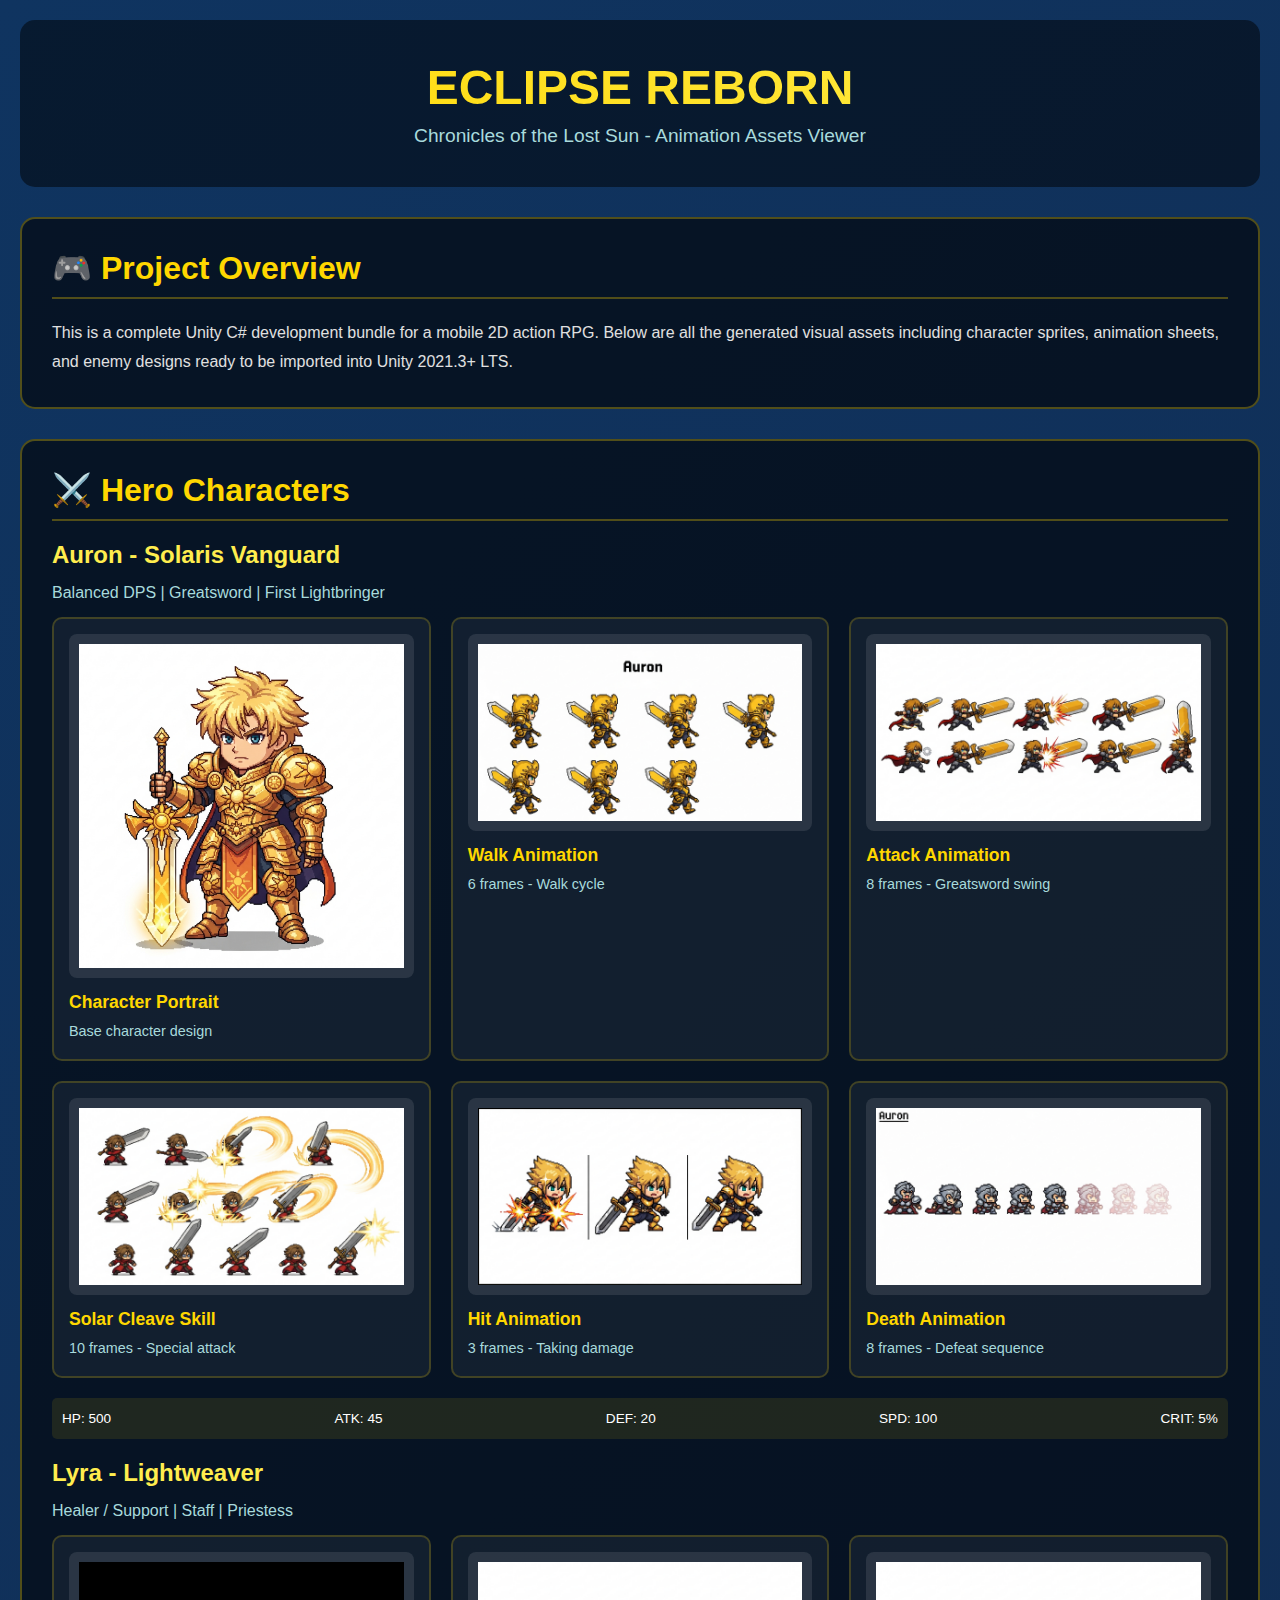
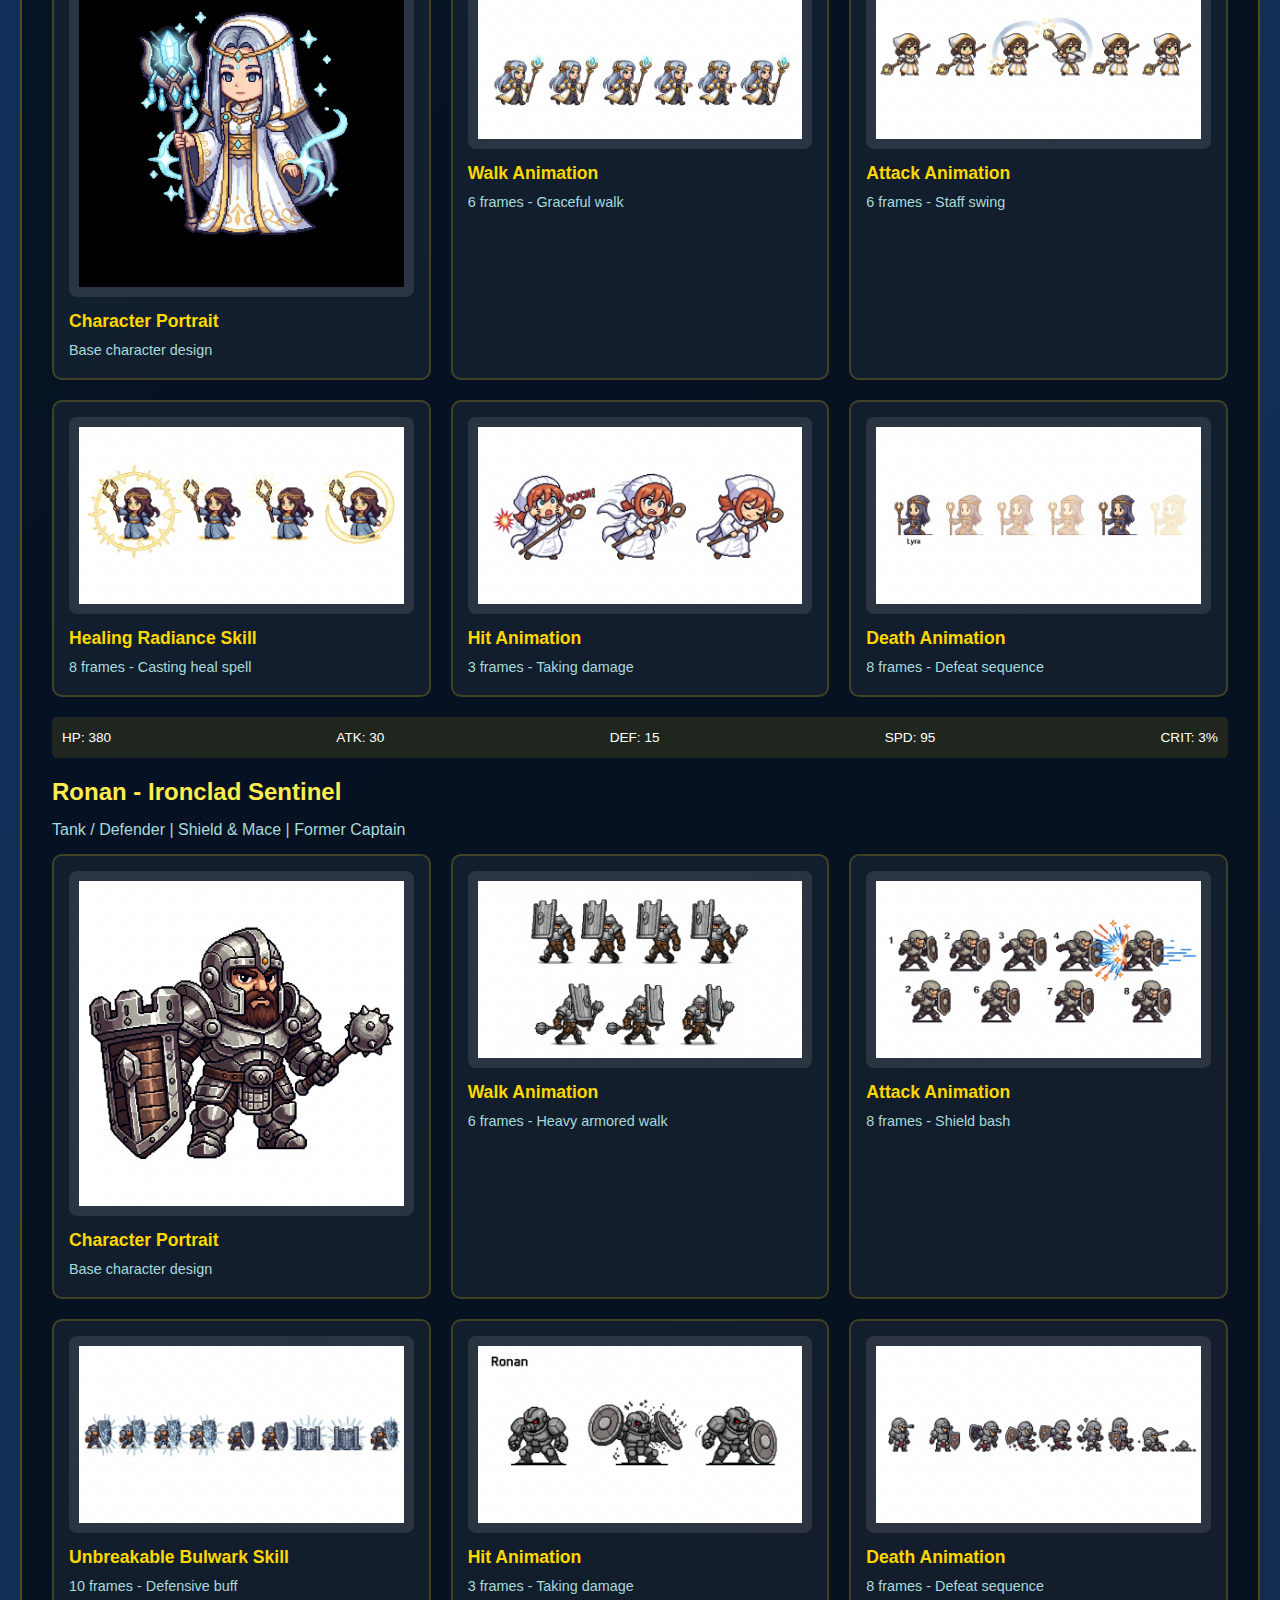
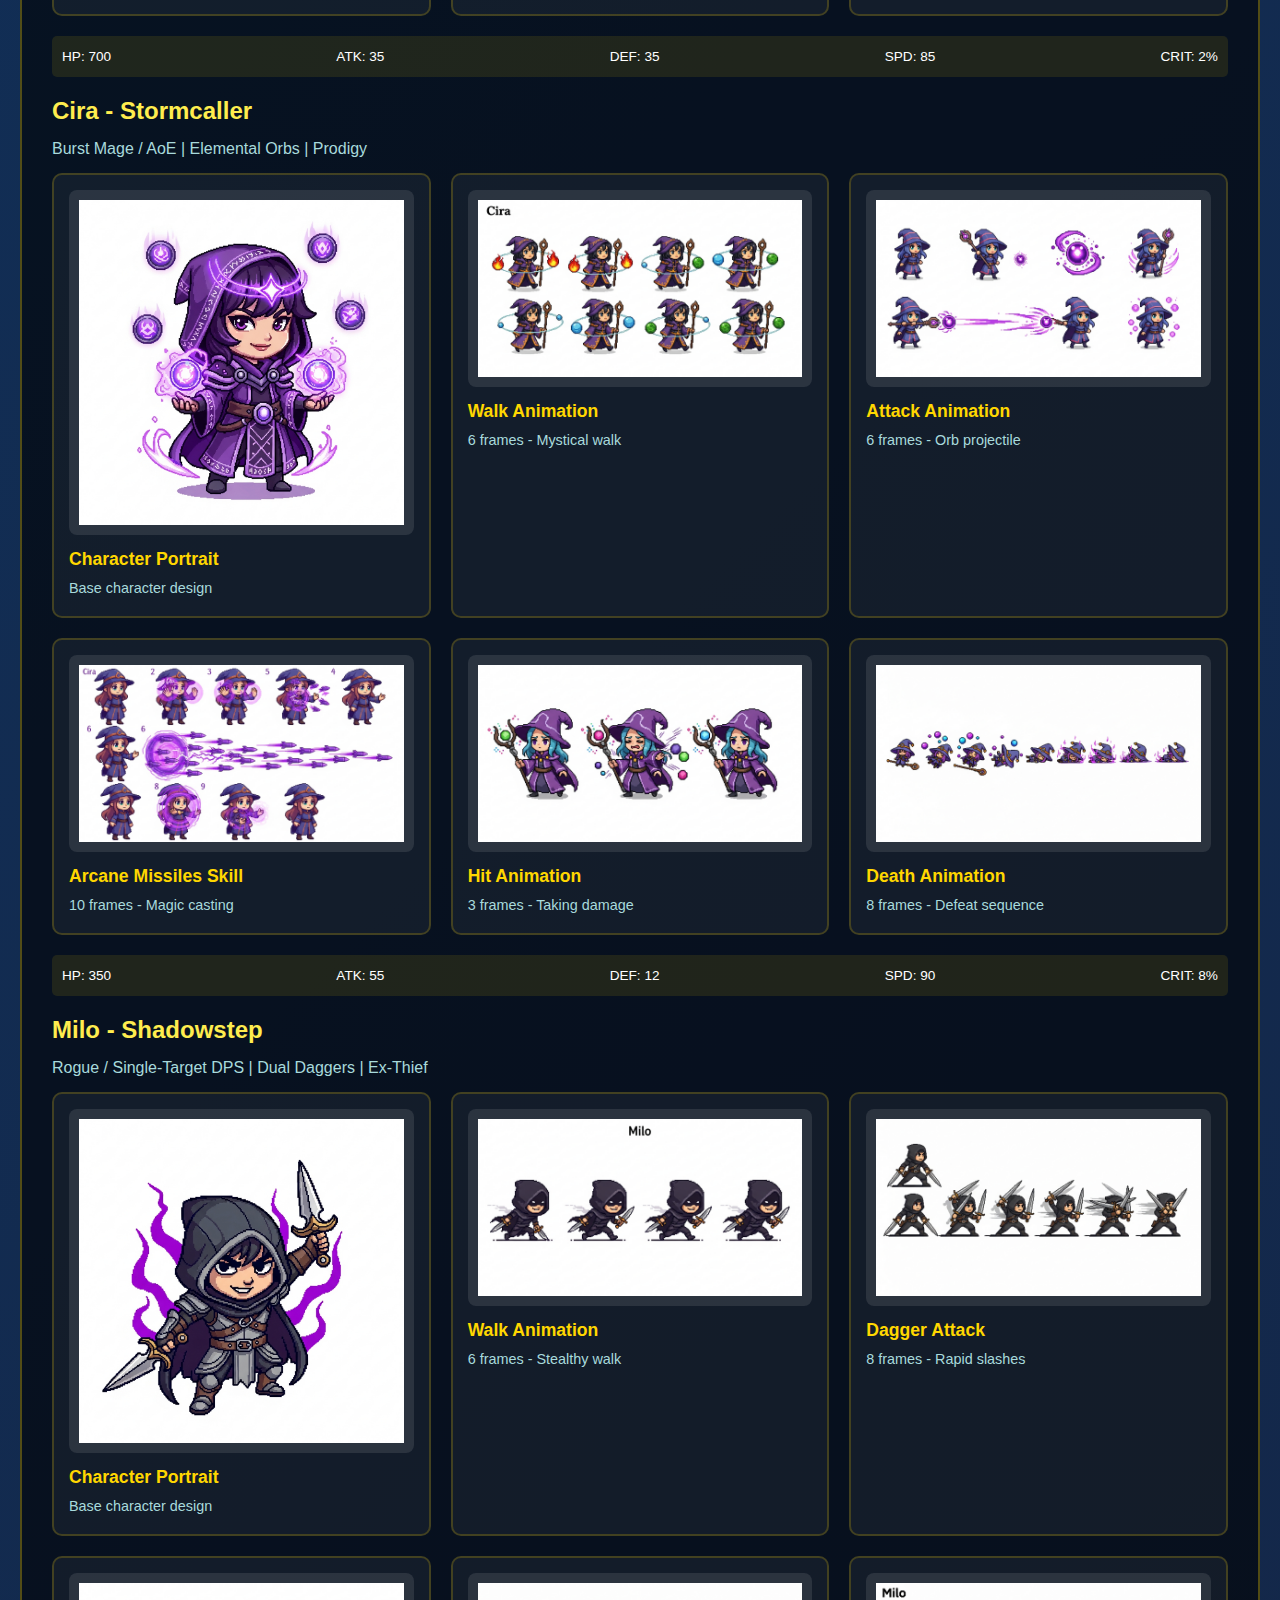
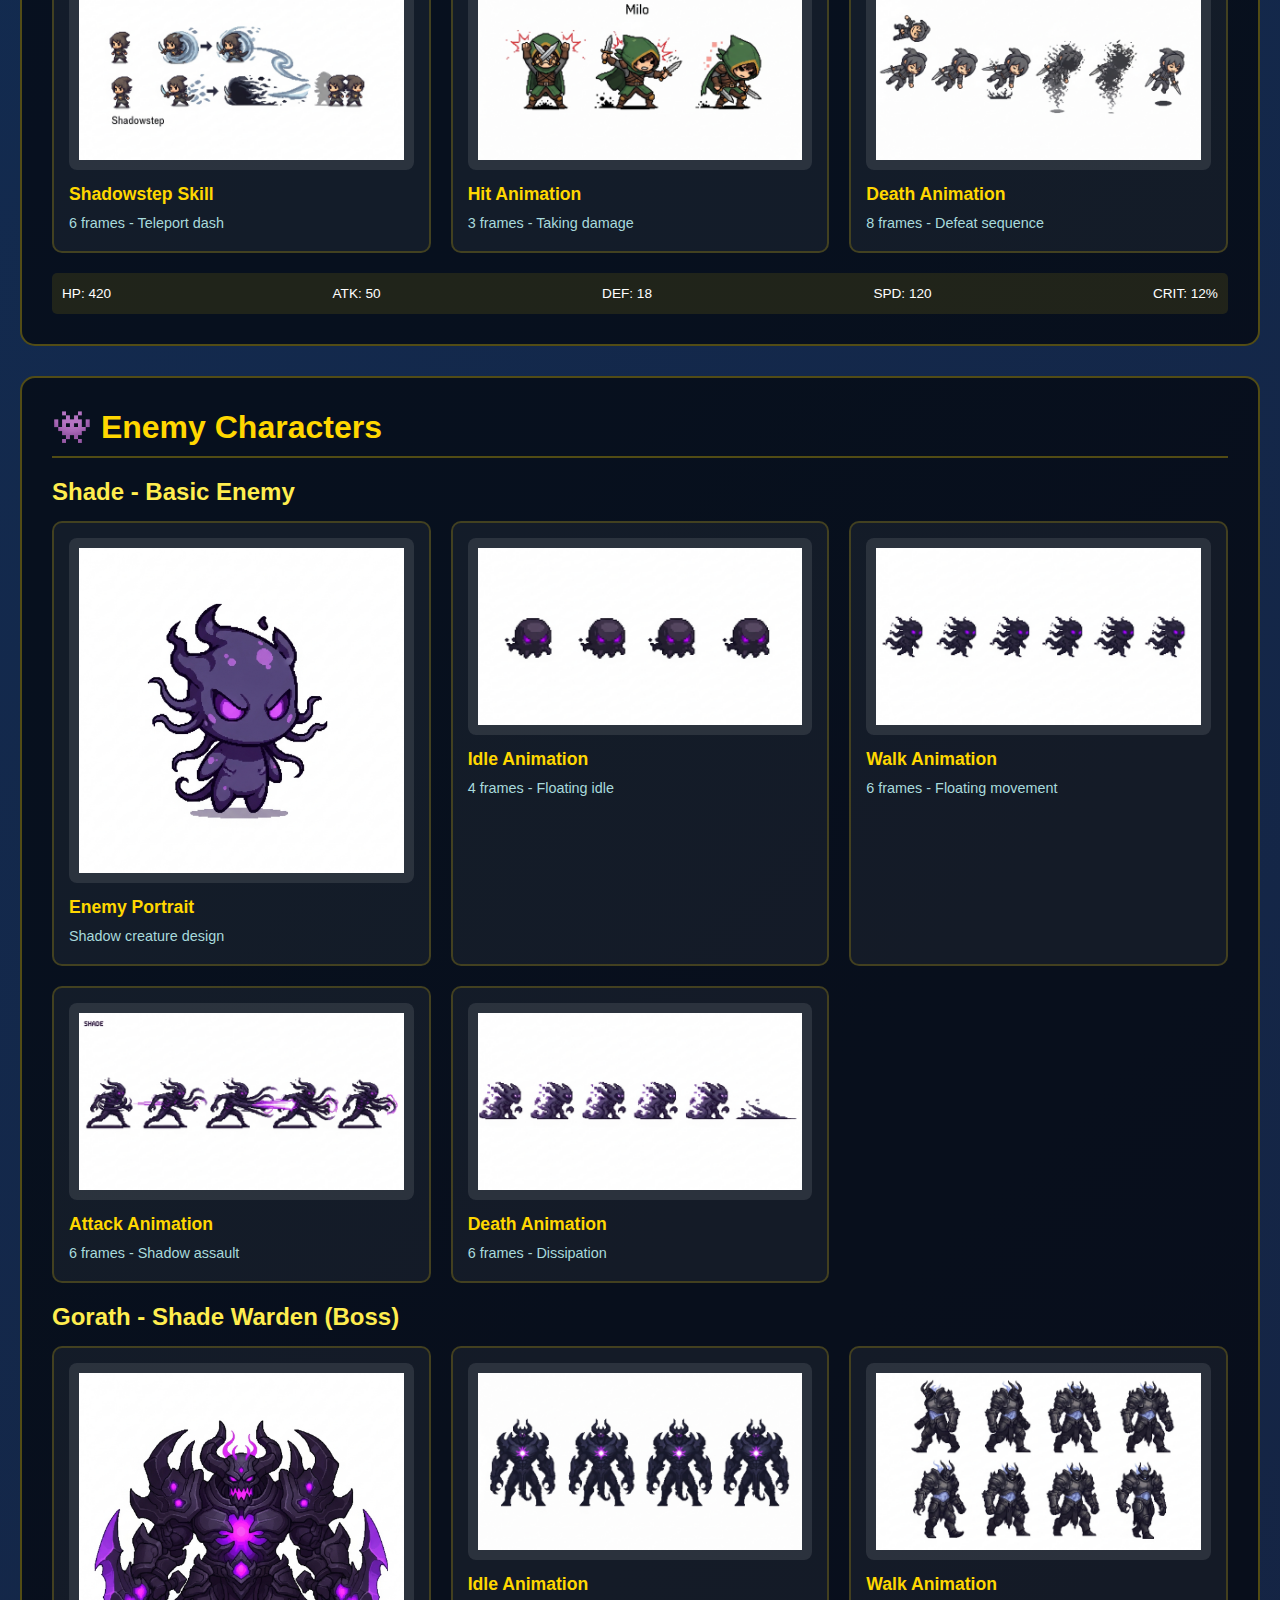
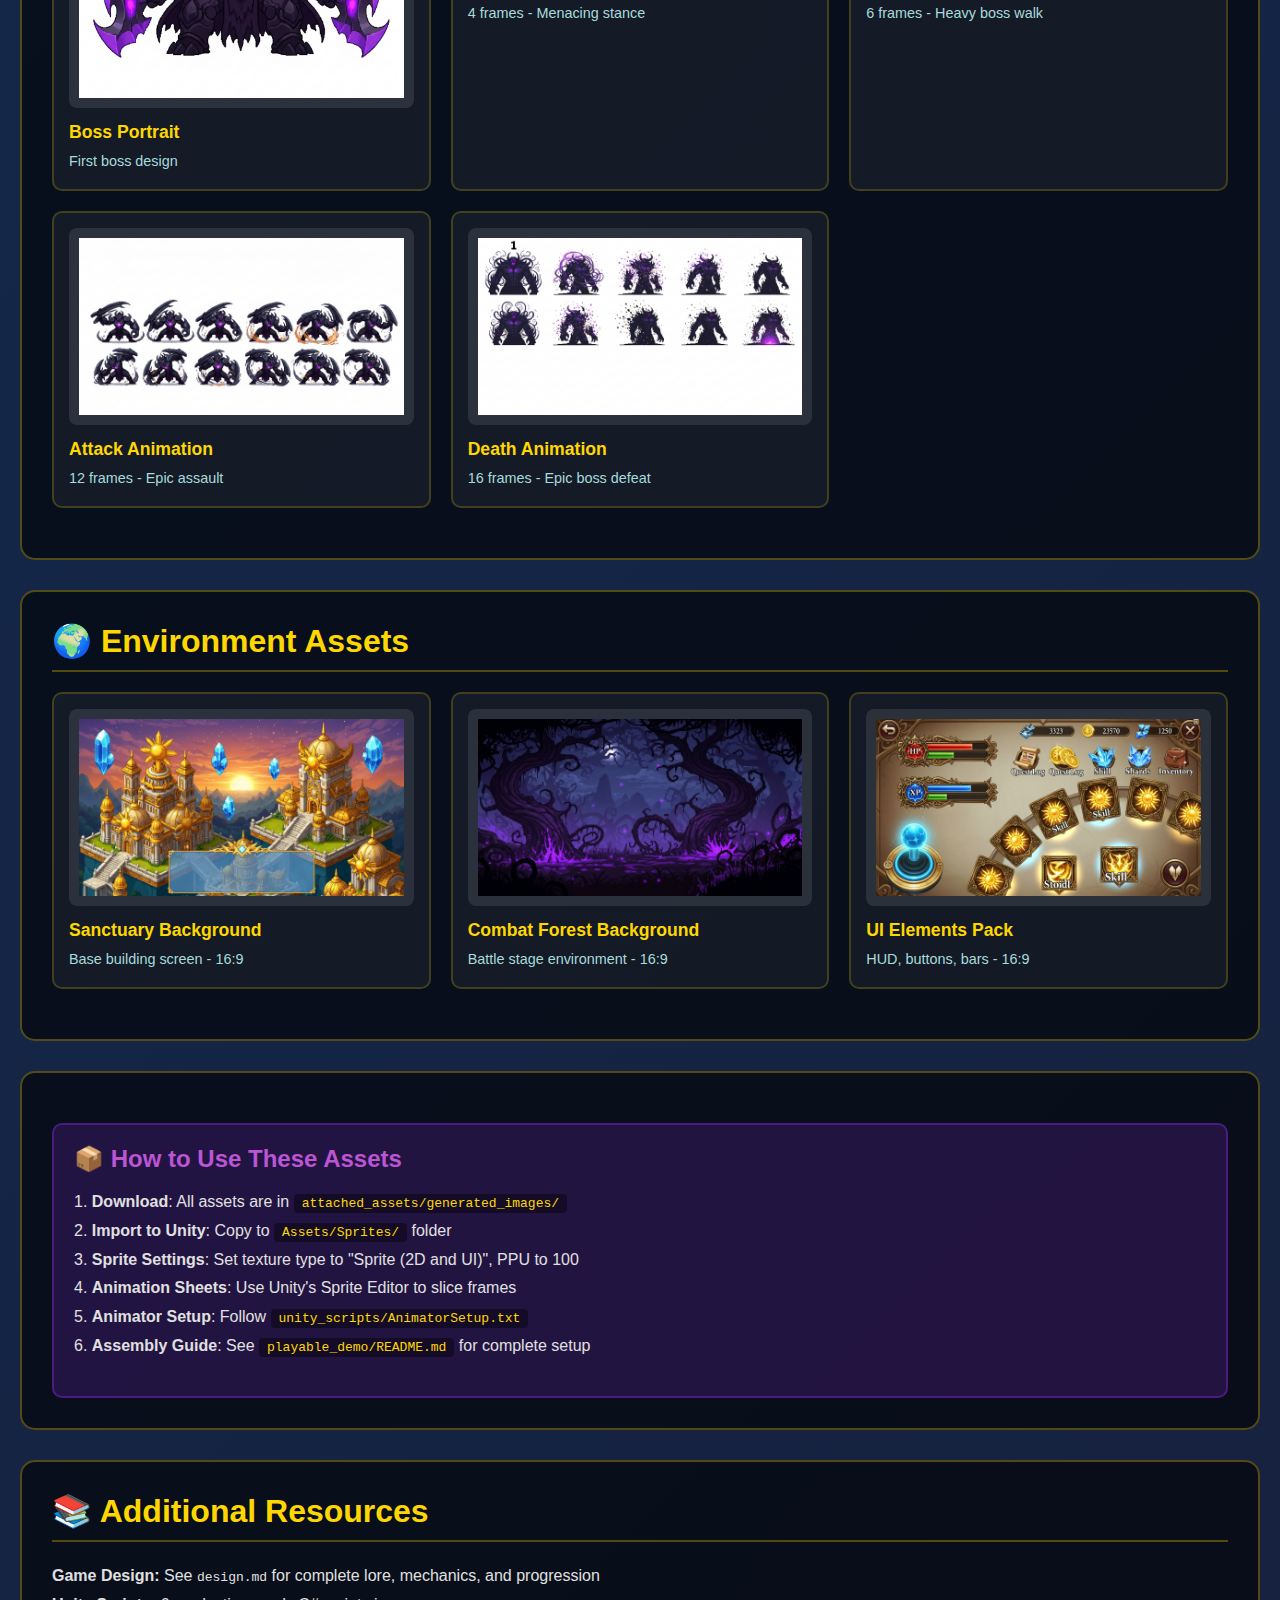
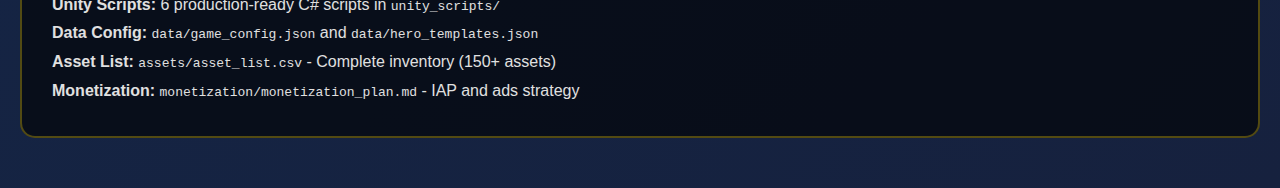
<file: index.html>
<!DOCTYPE html>
<html lang="en">
<head>
    <meta charset="UTF-8">
    <meta name="viewport" content="width=device-width, initial-scale=1.0">
    <title>Eclipse Reborn - Animation Assets Viewer</title>
    <style>
        * {
            margin: 0;
            padding: 0;
            box-sizing: border-box;
        }

        body {
            font-family: 'Segoe UI', Tahoma, Geneva, Verdana, sans-serif;
            background: linear-gradient(135deg, #0f3460 0%, #16213e 100%);
            color: #fff;
            padding: 20px;
        }

        .header {
            text-align: center;
            padding: 40px 20px;
            background: rgba(0, 0, 0, 0.5);
            border-radius: 15px;
            margin-bottom: 30px;
        }

        h1 {
            font-size: 3em;
            background: linear-gradient(45deg, #ffd700, #ffed4e);
            -webkit-background-clip: text;
            -webkit-text-fill-color: transparent;
            margin-bottom: 10px;
        }

        .subtitle {
            color: #a8dadc;
            font-size: 1.2em;
        }

        .section {
            background: rgba(0, 0, 0, 0.6);
            padding: 30px;
            margin-bottom: 30px;
            border-radius: 15px;
            border: 2px solid rgba(255, 215, 0, 0.3);
        }

        h2 {
            color: #ffd700;
            margin-bottom: 20px;
            font-size: 2em;
            border-bottom: 2px solid rgba(255, 215, 0, 0.3);
            padding-bottom: 10px;
        }

        h3 {
            color: #ffed4e;
            margin: 20px 0 15px 0;
            font-size: 1.5em;
        }

        .asset-grid {
            display: grid;
            grid-template-columns: repeat(auto-fit, minmax(300px, 1fr));
            gap: 20px;
            margin-bottom: 20px;
        }

        .asset-card {
            background: rgba(255, 255, 255, 0.05);
            border: 2px solid rgba(255, 215, 0, 0.2);
            border-radius: 10px;
            padding: 15px;
            transition: all 0.3s;
        }

        .asset-card:hover {
            border-color: #ffd700;
            transform: translateY(-5px);
            box-shadow: 0 10px 30px rgba(255, 215, 0, 0.3);
        }

        .asset-card img {
            width: 100%;
            height: auto;
            border-radius: 8px;
            background: rgba(255, 255, 255, 0.1);
            padding: 10px;
        }

        .asset-card h4 {
            color: #ffd700;
            margin: 10px 0;
            font-size: 1.1em;
        }

        .asset-card p {
            color: #a8dadc;
            font-size: 0.9em;
            margin: 5px 0;
        }

        .hero-stats {
            background: rgba(255, 215, 0, 0.1);
            padding: 10px;
            border-radius: 5px;
            margin-top: 10px;
            font-size: 0.85em;
        }

        .stat-row {
            display: flex;
            justify-content: space-between;
            margin: 3px 0;
        }

        .usage-note {
            background: rgba(138, 43, 226, 0.2);
            border: 2px solid rgba(138, 43, 226, 0.4);
            border-radius: 10px;
            padding: 20px;
            margin-top: 20px;
        }

        .usage-note h3 {
            color: #ba55d3;
            margin-top: 0;
        }

        .usage-note code {
            background: rgba(0, 0, 0, 0.4);
            padding: 2px 8px;
            border-radius: 4px;
            color: #ffd700;
        }
    </style>
</head>
<body>
    <div class="header">
        <h1>ECLIPSE REBORN</h1>
        <p class="subtitle">Chronicles of the Lost Sun - Animation Assets Viewer</p>
    </div>

    <div class="section">
        <h2>🎮 Project Overview</h2>
        <p style="line-height: 1.8; color: #e0e0e0;">
            This is a complete Unity C# development bundle for a mobile 2D action RPG. Below are all the generated visual assets 
            including character sprites, animation sheets, and enemy designs ready to be imported into Unity 2021.3+ LTS.
        </p>
    </div>

    <div class="section">
        <h2>⚔️ Hero Characters</h2>

        <h3>Auron - Solaris Vanguard</h3>
        <p style="color: #a8dadc; margin-bottom: 15px;">Balanced DPS | Greatsword | First Lightbringer</p>
        <div class="asset-grid">
            <div class="asset-card">
                <img src="attached_assets/generated_images/Auron_hero_character_sprite_8cfb17d1.png" alt="Auron Character">
                <h4>Character Portrait</h4>
                <p>Base character design</p>
            </div>
            <div class="asset-card">
                <img src="attached_assets/generated_images/Auron_walk_animation_sheet_4ea9802d.png" alt="Auron Walk">
                <h4>Walk Animation</h4>
                <p>6 frames - Walk cycle</p>
            </div>
            <div class="asset-card">
                <img src="attached_assets/generated_images/Auron_attack_animation_sheet_9a6fb7fd.png" alt="Auron Attack">
                <h4>Attack Animation</h4>
                <p>8 frames - Greatsword swing</p>
            </div>
            <div class="asset-card">
                <img src="attached_assets/generated_images/Auron_skill_animation_sheet_9708b0d3.png" alt="Auron Skill">
                <h4>Solar Cleave Skill</h4>
                <p>10 frames - Special attack</p>
            </div>
            <div class="asset-card">
                <img src="attached_assets/generated_images/Auron_hit_animation_sheet_d9985dd3.png" alt="Auron Hit">
                <h4>Hit Animation</h4>
                <p>3 frames - Taking damage</p>
            </div>
            <div class="asset-card">
                <img src="attached_assets/generated_images/Auron_death_animation_sheet_c399a777.png" alt="Auron Death">
                <h4>Death Animation</h4>
                <p>8 frames - Defeat sequence</p>
            </div>
        </div>
        <div class="hero-stats">
            <div class="stat-row"><span>HP: 500</span><span>ATK: 45</span><span>DEF: 20</span><span>SPD: 100</span><span>CRIT: 5%</span></div>
        </div>

        <h3>Lyra - Lightweaver</h3>
        <p style="color: #a8dadc; margin-bottom: 15px;">Healer / Support | Staff | Priestess</p>
        <div class="asset-grid">
            <div class="asset-card">
                <img src="attached_assets/generated_images/Lyra_healer_character_sprite_96d4ac30.png" alt="Lyra Character">
                <h4>Character Portrait</h4>
                <p>Base character design</p>
            </div>
            <div class="asset-card">
                <img src="attached_assets/generated_images/Lyra_walk_animation_sheet_a73ff6fd.png" alt="Lyra Walk">
                <h4>Walk Animation</h4>
                <p>6 frames - Graceful walk</p>
            </div>
            <div class="asset-card">
                <img src="attached_assets/generated_images/Lyra_attack_animation_sheet_6d6b52af.png" alt="Lyra Attack">
                <h4>Attack Animation</h4>
                <p>6 frames - Staff swing</p>
            </div>
            <div class="asset-card">
                <img src="attached_assets/generated_images/Lyra_healing_animation_sheet_d768d722.png" alt="Lyra Heal">
                <h4>Healing Radiance Skill</h4>
                <p>8 frames - Casting heal spell</p>
            </div>
            <div class="asset-card">
                <img src="attached_assets/generated_images/Lyra_hit_animation_sheet_c9834836.png" alt="Lyra Hit">
                <h4>Hit Animation</h4>
                <p>3 frames - Taking damage</p>
            </div>
            <div class="asset-card">
                <img src="attached_assets/generated_images/Lyra_death_sequence_sheet_c094d70d.png" alt="Lyra Death">
                <h4>Death Animation</h4>
                <p>8 frames - Defeat sequence</p>
            </div>
        </div>
        <div class="hero-stats">
            <div class="stat-row"><span>HP: 380</span><span>ATK: 30</span><span>DEF: 15</span><span>SPD: 95</span><span>CRIT: 3%</span></div>
        </div>

        <h3>Ronan - Ironclad Sentinel</h3>
        <p style="color: #a8dadc; margin-bottom: 15px;">Tank / Defender | Shield & Mace | Former Captain</p>
        <div class="asset-grid">
            <div class="asset-card">
                <img src="attached_assets/generated_images/Ronan_tank_character_sprite_09614f5a.png" alt="Ronan Character">
                <h4>Character Portrait</h4>
                <p>Base character design</p>
            </div>
            <div class="asset-card">
                <img src="attached_assets/generated_images/Ronan_walk_animation_sheet_9d5fd130.png" alt="Ronan Walk">
                <h4>Walk Animation</h4>
                <p>6 frames - Heavy armored walk</p>
            </div>
            <div class="asset-card">
                <img src="attached_assets/generated_images/Ronan_attack_animation_sheet_57a0d8fd.png" alt="Ronan Attack">
                <h4>Attack Animation</h4>
                <p>8 frames - Shield bash</p>
            </div>
            <div class="asset-card">
                <img src="attached_assets/generated_images/Ronan_skill_animation_sheet_fd1229cb.png" alt="Ronan Skill">
                <h4>Unbreakable Bulwark Skill</h4>
                <p>10 frames - Defensive buff</p>
            </div>
            <div class="asset-card">
                <img src="attached_assets/generated_images/Ronan_hit_animation_sheet_ecaeb960.png" alt="Ronan Hit">
                <h4>Hit Animation</h4>
                <p>3 frames - Taking damage</p>
            </div>
            <div class="asset-card">
                <img src="attached_assets/generated_images/Ronan_death_animation_sheet_53d24eda.png" alt="Ronan Death">
                <h4>Death Animation</h4>
                <p>8 frames - Defeat sequence</p>
            </div>
        </div>
        <div class="hero-stats">
            <div class="stat-row"><span>HP: 700</span><span>ATK: 35</span><span>DEF: 35</span><span>SPD: 85</span><span>CRIT: 2%</span></div>
        </div>

        <h3>Cira - Stormcaller</h3>
        <p style="color: #a8dadc; margin-bottom: 15px;">Burst Mage / AoE | Elemental Orbs | Prodigy</p>
        <div class="asset-grid">
            <div class="asset-card">
                <img src="attached_assets/generated_images/Cira_mage_character_sprite_84c9f07c.png" alt="Cira Character">
                <h4>Character Portrait</h4>
                <p>Base character design</p>
            </div>
            <div class="asset-card">
                <img src="attached_assets/generated_images/Cira_walk_animation_sheet_e5a60a9e.png" alt="Cira Walk">
                <h4>Walk Animation</h4>
                <p>6 frames - Mystical walk</p>
            </div>
            <div class="asset-card">
                <img src="attached_assets/generated_images/Cira_attack_animation_sheet_4797b545.png" alt="Cira Attack">
                <h4>Attack Animation</h4>
                <p>6 frames - Orb projectile</p>
            </div>
            <div class="asset-card">
                <img src="attached_assets/generated_images/Cira_spell_animation_sheet_9bc6e280.png" alt="Cira Spell">
                <h4>Arcane Missiles Skill</h4>
                <p>10 frames - Magic casting</p>
            </div>
            <div class="asset-card">
                <img src="attached_assets/generated_images/Cira_hit_animation_sheet_934ff38e.png" alt="Cira Hit">
                <h4>Hit Animation</h4>
                <p>3 frames - Taking damage</p>
            </div>
            <div class="asset-card">
                <img src="attached_assets/generated_images/Cira_death_animation_sheet_29908e6e.png" alt="Cira Death">
                <h4>Death Animation</h4>
                <p>8 frames - Defeat sequence</p>
            </div>
        </div>
        <div class="hero-stats">
            <div class="stat-row"><span>HP: 350</span><span>ATK: 55</span><span>DEF: 12</span><span>SPD: 90</span><span>CRIT: 8%</span></div>
        </div>

        <h3>Milo - Shadowstep</h3>
        <p style="color: #a8dadc; margin-bottom: 15px;">Rogue / Single-Target DPS | Dual Daggers | Ex-Thief</p>
        <div class="asset-grid">
            <div class="asset-card">
                <img src="attached_assets/generated_images/Milo_rogue_character_sprite_6bf87aa4.png" alt="Milo Character">
                <h4>Character Portrait</h4>
                <p>Base character design</p>
            </div>
            <div class="asset-card">
                <img src="attached_assets/generated_images/Milo_walk_animation_sheet_19809d72.png" alt="Milo Walk">
                <h4>Walk Animation</h4>
                <p>6 frames - Stealthy walk</p>
            </div>
            <div class="asset-card">
                <img src="attached_assets/generated_images/Milo_attack_animation_sheet_8591a1de.png" alt="Milo Attack">
                <h4>Dagger Attack</h4>
                <p>8 frames - Rapid slashes</p>
            </div>
            <div class="asset-card">
                <img src="attached_assets/generated_images/Milo_skill_animation_sheet_531793a5.png" alt="Milo Skill">
                <h4>Shadowstep Skill</h4>
                <p>6 frames - Teleport dash</p>
            </div>
            <div class="asset-card">
                <img src="attached_assets/generated_images/Milo_hit_animation_sheet_706f6eeb.png" alt="Milo Hit">
                <h4>Hit Animation</h4>
                <p>3 frames - Taking damage</p>
            </div>
            <div class="asset-card">
                <img src="attached_assets/generated_images/Milo_death_animation_sheet_e883feda.png" alt="Milo Death">
                <h4>Death Animation</h4>
                <p>8 frames - Defeat sequence</p>
            </div>
        </div>
        <div class="hero-stats">
            <div class="stat-row"><span>HP: 420</span><span>ATK: 50</span><span>DEF: 18</span><span>SPD: 120</span><span>CRIT: 12%</span></div>
        </div>
    </div>

    <div class="section">
        <h2>👾 Enemy Characters</h2>

        <h3>Shade - Basic Enemy</h3>
        <div class="asset-grid">
            <div class="asset-card">
                <img src="attached_assets/generated_images/Basic_shade_enemy_sprite_a04ae306.png" alt="Shade Enemy">
                <h4>Enemy Portrait</h4>
                <p>Shadow creature design</p>
            </div>
            <div class="asset-card">
                <img src="attached_assets/generated_images/Shade_idle_animation_sheet_a33a3b10.png" alt="Shade Idle">
                <h4>Idle Animation</h4>
                <p>4 frames - Floating idle</p>
            </div>
            <div class="asset-card">
                <img src="attached_assets/generated_images/Shade_enemy_walk_animation_a769df85.png" alt="Shade Walk">
                <h4>Walk Animation</h4>
                <p>6 frames - Floating movement</p>
            </div>
            <div class="asset-card">
                <img src="attached_assets/generated_images/Shade_enemy_attack_animation_0542bf54.png" alt="Shade Attack">
                <h4>Attack Animation</h4>
                <p>6 frames - Shadow assault</p>
            </div>
            <div class="asset-card">
                <img src="attached_assets/generated_images/Shade_enemy_death_animation_bacb65d7.png" alt="Shade Death">
                <h4>Death Animation</h4>
                <p>6 frames - Dissipation</p>
            </div>
        </div>

        <h3>Gorath - Shade Warden (Boss)</h3>
        <div class="asset-grid">
            <div class="asset-card">
                <img src="attached_assets/generated_images/Gorath_boss_enemy_sprite_978e28a4.png" alt="Gorath Boss">
                <h4>Boss Portrait</h4>
                <p>First boss design</p>
            </div>
            <div class="asset-card">
                <img src="attached_assets/generated_images/Gorath_idle_animation_sheet_32216dbf.png" alt="Gorath Idle">
                <h4>Idle Animation</h4>
                <p>4 frames - Menacing stance</p>
            </div>
            <div class="asset-card">
                <img src="attached_assets/generated_images/Gorath_walk_animation_sheet_4f7bdb19.png" alt="Gorath Walk">
                <h4>Walk Animation</h4>
                <p>6 frames - Heavy boss walk</p>
            </div>
            <div class="asset-card">
                <img src="attached_assets/generated_images/Gorath_boss_attack_animation_53e8f026.png" alt="Gorath Attack">
                <h4>Attack Animation</h4>
                <p>12 frames - Epic assault</p>
            </div>
            <div class="asset-card">
                <img src="attached_assets/generated_images/Gorath_death_animation_sheet_800a8a06.png" alt="Gorath Death">
                <h4>Death Animation</h4>
                <p>16 frames - Epic boss defeat</p>
            </div>
        </div>
    </div>

    <div class="section">
        <h2>🌍 Environment Assets</h2>
        <div class="asset-grid">
            <div class="asset-card">
                <img src="attached_assets/generated_images/Sanctuary_base_background_8afc0930.png" alt="Sanctuary">
                <h4>Sanctuary Background</h4>
                <p>Base building screen - 16:9</p>
            </div>
            <div class="asset-card">
                <img src="attached_assets/generated_images/Combat_forest_background_e6c04d00.png" alt="Combat Forest">
                <h4>Combat Forest Background</h4>
                <p>Battle stage environment - 16:9</p>
            </div>
            <div class="asset-card">
                <img src="attached_assets/generated_images/Game_UI_elements_pack_9a9c8f3f.png" alt="UI Elements">
                <h4>UI Elements Pack</h4>
                <p>HUD, buttons, bars - 16:9</p>
            </div>
        </div>
    </div>

    <div class="section">
        <div class="usage-note">
            <h3>📦 How to Use These Assets</h3>
            <p style="line-height: 1.8; color: #e0e0e0; margin: 15px 0;">
                1. <strong>Download</strong>: All assets are in <code>attached_assets/generated_images/</code><br>
                2. <strong>Import to Unity</strong>: Copy to <code>Assets/Sprites/</code> folder<br>
                3. <strong>Sprite Settings</strong>: Set texture type to "Sprite (2D and UI)", PPU to 100<br>
                4. <strong>Animation Sheets</strong>: Use Unity's Sprite Editor to slice frames<br>
                5. <strong>Animator Setup</strong>: Follow <code>unity_scripts/AnimatorSetup.txt</code><br>
                6. <strong>Assembly Guide</strong>: See <code>playable_demo/README.md</code> for complete setup
            </p>
        </div>
    </div>

    <div class="section">
        <h2>📚 Additional Resources</h2>
        <p style="line-height: 1.8; color: #e0e0e0;">
            <strong>Game Design:</strong> See <code>design.md</code> for complete lore, mechanics, and progression<br>
            <strong>Unity Scripts:</strong> 6 production-ready C# scripts in <code>unity_scripts/</code><br>
            <strong>Data Config:</strong> <code>data/game_config.json</code> and <code>data/hero_templates.json</code><br>
            <strong>Asset List:</strong> <code>assets/asset_list.csv</code> - Complete inventory (150+ assets)<br>
            <strong>Monetization:</strong> <code>monetization/monetization_plan.md</code> - IAP and ads strategy
        </p>
    </div>

</body>
</html>
</file>
